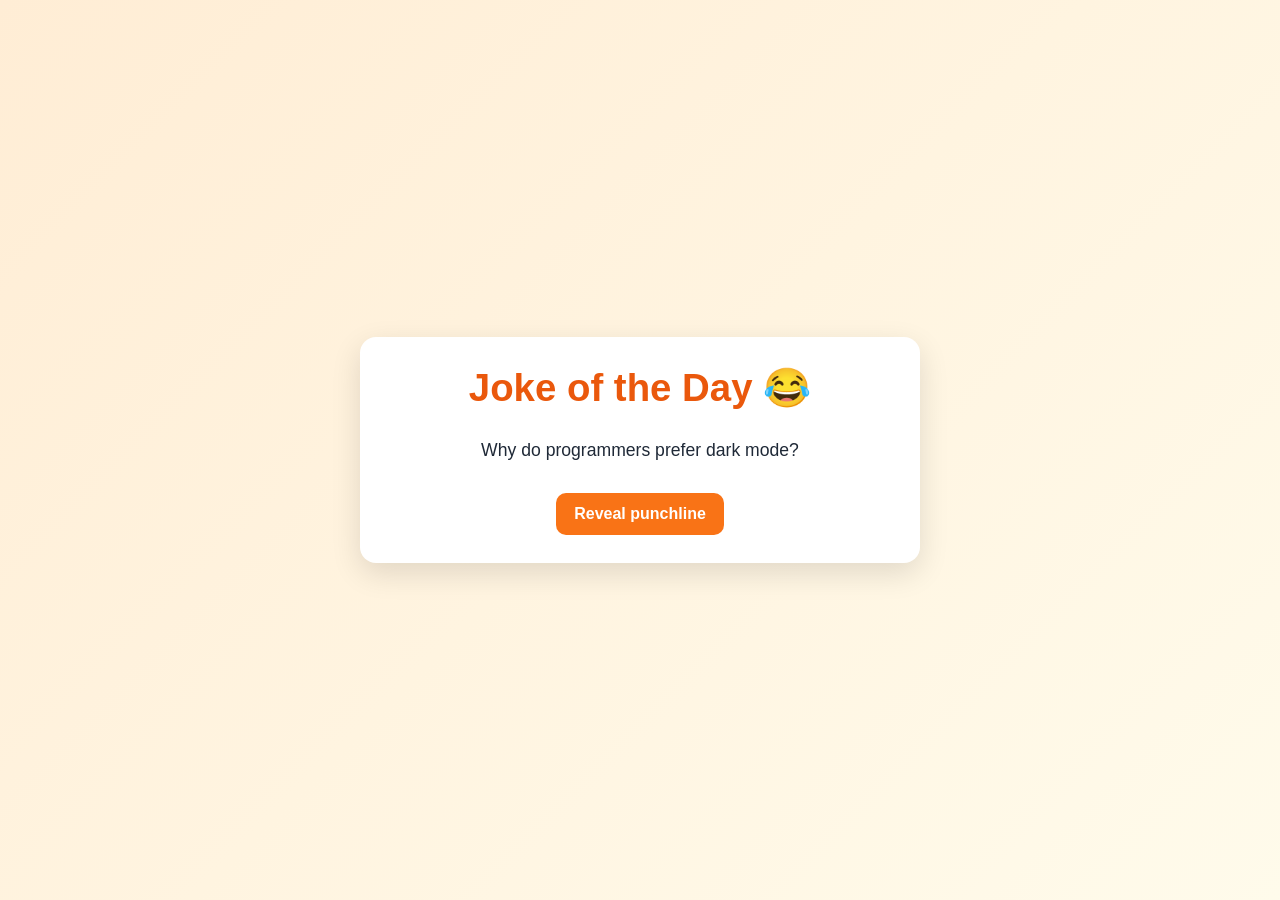
<file: index.html>
<!DOCTYPE html>
<html lang="en">
<head>
  <meta charset="UTF-8" />
  <meta name="viewport" content="width=device-width, initial-scale=1.0" />
  <title>Joke Time</title>
  <style>
    :root {
      color-scheme: light;
      --bg: #fff7ed;
      --card: #ffffff;
      --text: #1f2937;
      --accent: #f97316;
      --accent-dark: #ea580c;
    }

    * {
      box-sizing: border-box;
    }

    body {
      margin: 0;
      min-height: 100vh;
      display: grid;
      place-items: center;
      font-family: "Trebuchet MS", "Segoe UI", sans-serif;
      background: linear-gradient(135deg, #ffedd5, #fffbeb);
      color: var(--text);
      padding: 24px;
    }

    main {
      width: min(560px, 100%);
      background: var(--card);
      border-radius: 16px;
      padding: 28px;
      box-shadow: 0 10px 30px rgba(0, 0, 0, 0.12);
      text-align: center;
    }

    h1 {
      margin-top: 0;
      font-size: clamp(1.8rem, 4vw, 2.4rem);
      color: var(--accent-dark);
    }

    p {
      font-size: 1.1rem;
      line-height: 1.5;
    }

    #punchline {
      margin-top: 18px;
      font-weight: 700;
    }

    button {
      margin-top: 12px;
      border: 0;
      border-radius: 10px;
      padding: 12px 18px;
      font-size: 1rem;
      font-weight: 700;
      color: white;
      background: var(--accent);
      cursor: pointer;
      transition: transform 0.15s ease, background-color 0.15s ease;
    }

    button:hover {
      background: var(--accent-dark);
      transform: translateY(-1px);
    }
  </style>
</head>
<body>
  <main>
    <h1>Joke of the Day 😂</h1>
    <p id="setup">Why do programmers prefer dark mode?</p>
    <button id="revealBtn" type="button">Reveal punchline</button>
    <p id="punchline" hidden>Because light attracts bugs! 🐛</p>
  </main>

  <script>
    const revealBtn = document.getElementById("revealBtn");
    const punchline = document.getElementById("punchline");

    revealBtn.addEventListener("click", () => {
      const isHidden = punchline.hidden;
      punchline.hidden = !isHidden;
      revealBtn.textContent = isHidden ? "Hide punchline" : "Reveal punchline";
    });
  </script>
</body>
</html>
</file>
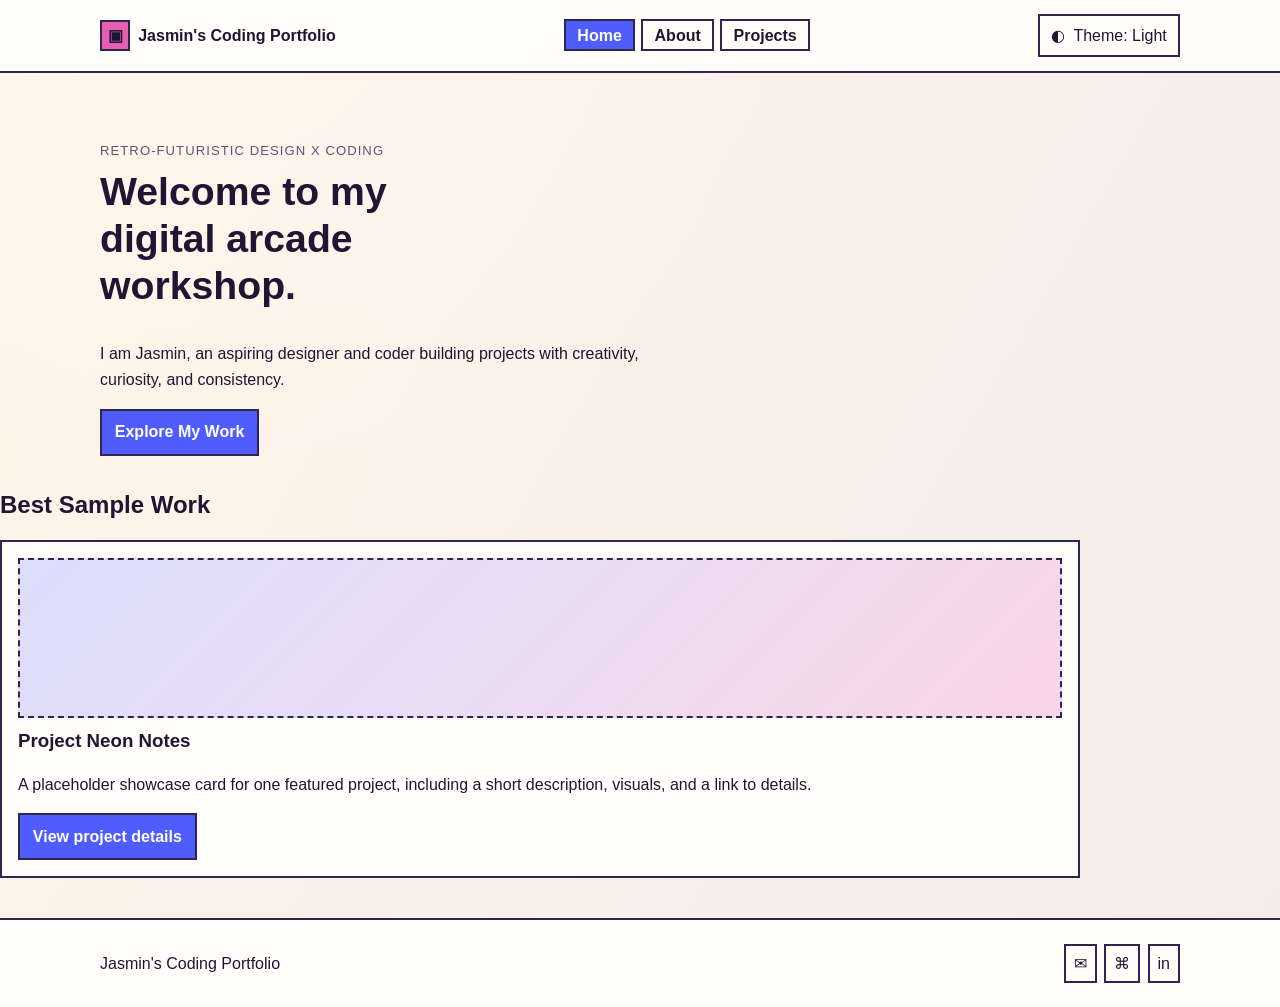
<file: level2/index.html>
<!DOCTYPE html>
<html lang="en">
  <head>
    <meta charset="UTF-8" />
    <meta name="viewport" content="width=device-width, initial-scale=1.0" />
    <title>Jasmin's Coding Portfolio | Home</title>
    <link rel="stylesheet" href="style.css" />
  </head>
  <body>
    <header class="site-header">
      <div class="container header-wrap">
        <a class="brand" href="index.html" aria-label="Jasmin's Coding Portfolio home">
          <span class="brand-logo" aria-hidden="true">▣</span>
          <span>Jasmin's Coding Portfolio</span>
        </a>
        <nav aria-label="Main navigation">
          <ul class="nav-list">
            <li><a class="nav-link active" aria-current="page" href="index.html">Home</a></li>
            <li><a class="nav-link" href="about.html">About</a></li>
            <li><a class="nav-link" href="projects.html">Projects</a></li>
          </ul>
        </nav>
        <button id="theme-toggle" class="theme-toggle" type="button" aria-live="polite">
          <span class="toggle-icon" aria-hidden="true">◐</span>
          <span id="theme-label">Theme: Light</span>
        </button>
      </div>
    </header>

    <main>
      <section class="hero container">
        <p class="eyebrow">Retro-futuristic design x coding</p>
        <h1>Welcome to my digital arcade workshop.</h1>
        <p>
          I am Jasmin, an aspiring designer and coder building projects with creativity,
          curiosity, and consistency.
        </p>
        <a class="button" href="projects.html">Explore My Work</a>
      </section>

      <section class="container section">
        <h2>Best Sample Work</h2>
        <div class="grid cards-grid">
          <article class="card">
            <div class="media-placeholder" role="img" aria-label="Project screenshot placeholder"></div>
            <h3>Project Neon Notes</h3>
            <p>
              A placeholder showcase card for one featured project, including a short
              description, visuals, and a link to details.
            </p>
            <a class="card-link" href="projects.html">View project details</a>
          </article>
        </div>
      </section>
    </main>

    <footer class="site-footer">
      <div class="container footer-wrap">
        <p>Jasmin's Coding Portfolio</p>
        <div class="social-links" aria-label="Social links">
          <a href="mailto:hello@example.com" aria-label="Email">✉</a>
          <a href="https://github.com" target="_blank" rel="noreferrer" aria-label="GitHub">⌘</a>
          <a href="https://www.linkedin.com" target="_blank" rel="noreferrer" aria-label="LinkedIn">in</a>
        </div>
      </div>
    </footer>

    <script src="script.js"></script>
  </body>
</html>
</file>
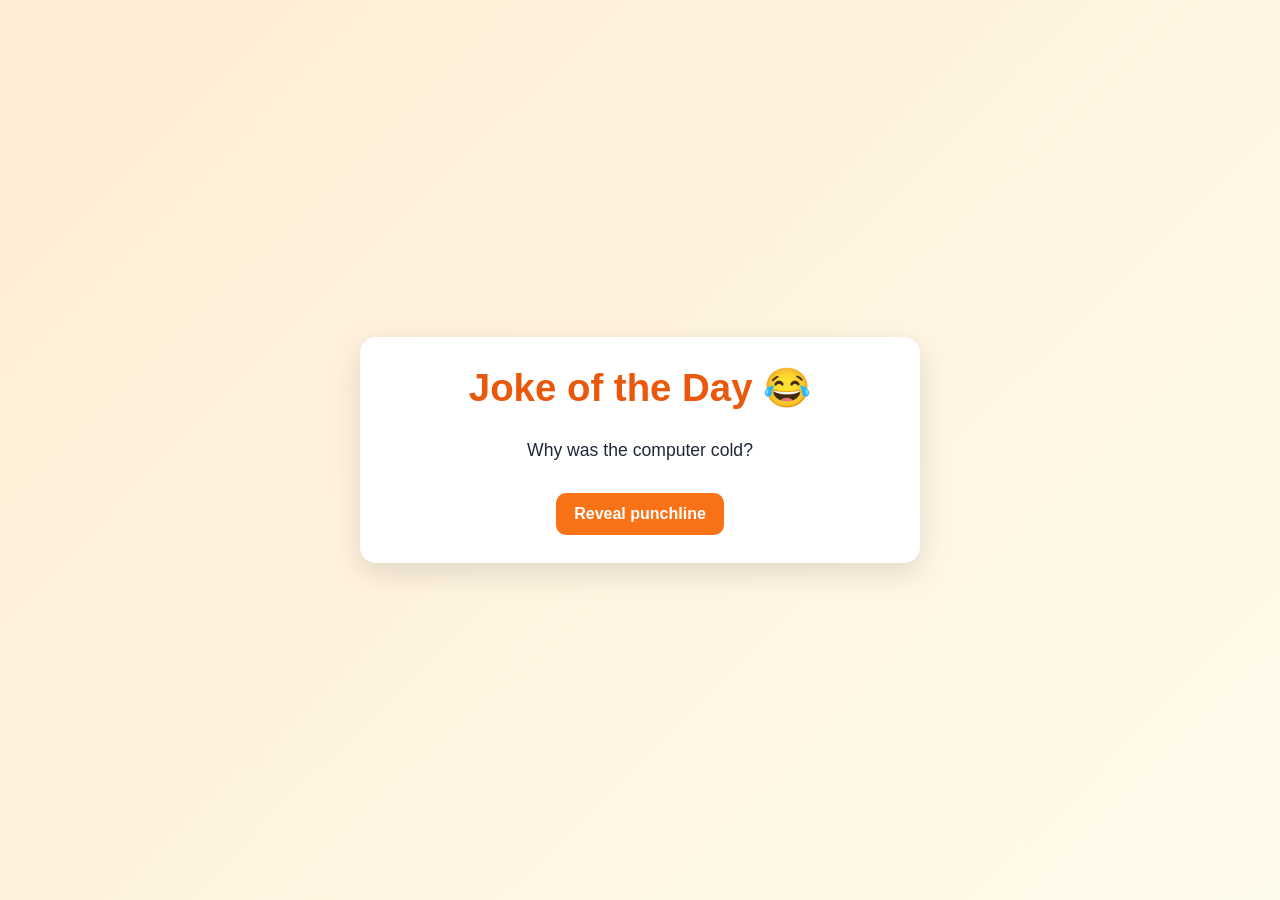
<file: week1.html>
<!DOCTYPE html>
<html lang="en">
<head>
  <meta charset="UTF-8" />
  <meta name="viewport" content="width=device-width, initial-scale=1.0" />
  <title>Joke Time</title>
  <style>
    :root {
      color-scheme: light;
      --bg: #fff7ed;
      --card: #ffffff;
      --text: #1f2937;
      --accent: #f97316;
      --accent-dark: #ea580c;
    }

    * {
      box-sizing: border-box;
    }

    body {
      margin: 0;
      min-height: 100vh;
      display: grid;
      place-items: center;
      font-family: "Trebuchet MS", "Segoe UI", sans-serif;
      background: linear-gradient(135deg, #ffedd5, #fffbeb);
      color: var(--text);
      padding: 24px;
    }

    main {
      width: min(560px, 100%);
      background: var(--card);
      border-radius: 16px;
      padding: 28px;
      box-shadow: 0 10px 30px rgba(0, 0, 0, 0.12);
      text-align: center;
    }

    h1 {
      margin-top: 0;
      font-size: clamp(1.8rem, 4vw, 2.4rem);
      color: var(--accent-dark);
    }

    p {
      font-size: 1.1rem;
      line-height: 1.5;
    }

    #punchline {
      margin-top: 18px;
      font-weight: 700;
    }

    button {
      margin-top: 12px;
      border: 0;
      border-radius: 10px;
      padding: 12px 18px;
      font-size: 1rem;
      font-weight: 700;
      color: white;
      background: var(--accent);
      cursor: pointer;
      transition: transform 0.15s ease, background-color 0.15s ease;
    }

    button:hover {
      background: var(--accent-dark);
      transform: translateY(-1px);
    }
  </style>
</head>
<body>
  <main>
    <h1>Joke of the Day 😂</h1>
    <p id="setup">Loading joke...</p>
    <button id="revealBtn" type="button">Reveal punchline</button>
    <p id="punchline" hidden>Loading punchline...</p>
  </main>

  <script>
    const jokes = [
      {
        setup: "Why do programmers prefer dark mode?",
        punchline: "Because light attracts bugs! 🐛"
      },
      {
        setup: "Why did the JavaScript developer wear glasses?",
        punchline: "Because they couldn't C# 👓"
      },
      {
        setup: "How many programmers does it take to change a light bulb?",
        punchline: "None. That's a hardware problem. 💡"
      },
      {
        setup: "Why was the computer cold?",
        punchline: "It forgot to close its Windows. 🪟"
      }
    ];

    const revealBtn = document.getElementById("revealBtn");
    const setup = document.getElementById("setup");
    const punchline = document.getElementById("punchline");
    let currentJokeIndex = -1;

    function getNextJokeIndex() {
      if (jokes.length <= 1) return 0;

      let nextIndex = currentJokeIndex;
      while (nextIndex === currentJokeIndex) {
        nextIndex = Math.floor(Math.random() * jokes.length);
      }
      return nextIndex;
    }

    function loadNextJoke() {
      currentJokeIndex = getNextJokeIndex();
      setup.textContent = jokes[currentJokeIndex].setup;
      punchline.textContent = jokes[currentJokeIndex].punchline;
      punchline.hidden = true;
      revealBtn.textContent = "Reveal punchline";
    }

    loadNextJoke();

    revealBtn.addEventListener("click", () => {
      if (punchline.hidden) {
        punchline.hidden = false;
        revealBtn.textContent = "Next joke";
      } else {
        loadNextJoke();
      }
    });
  </script>
</body>
</html>
</file>
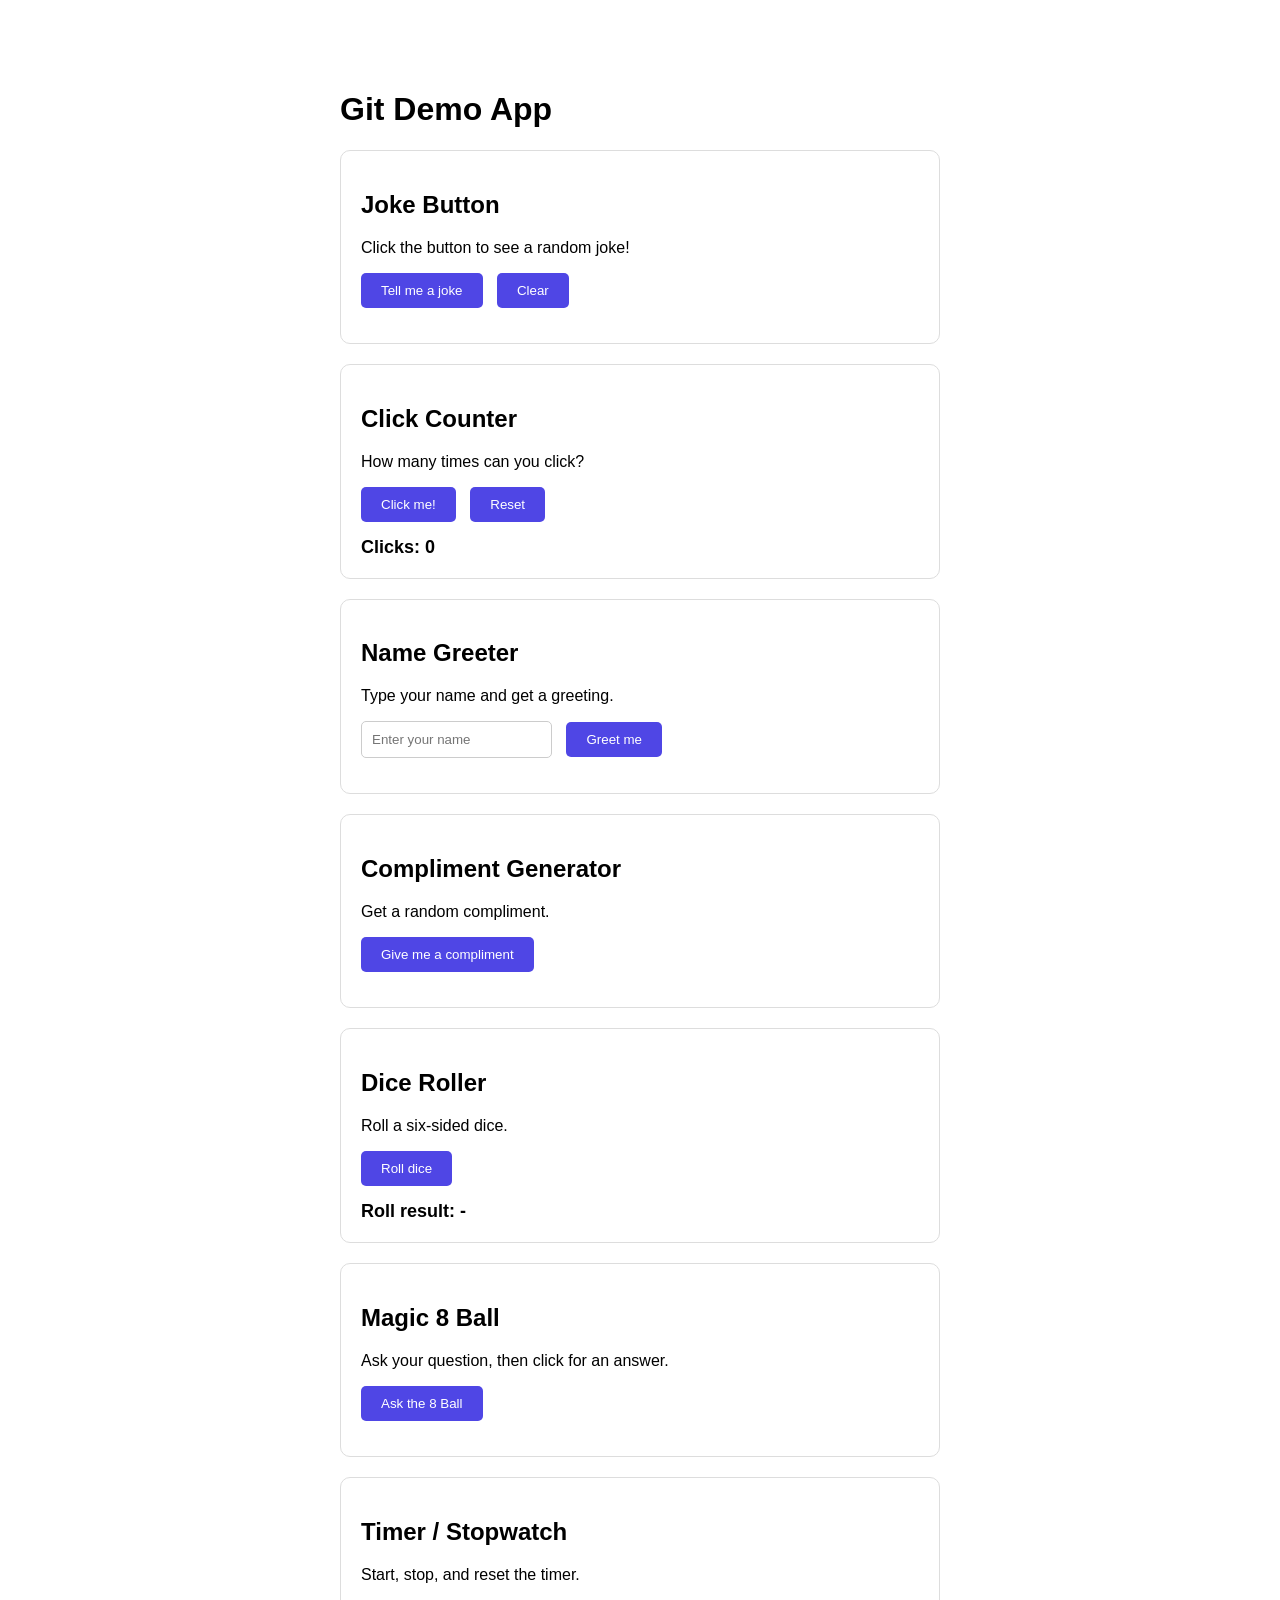
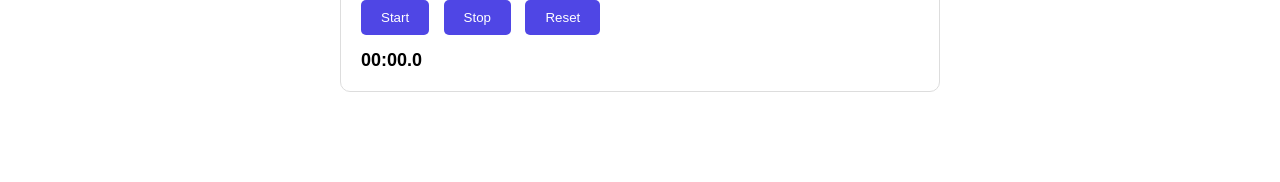
<file: week2.html>
<!doctype html>
<html lang="en">
  <head>
    <meta charset="utf-8" />
    <title>Git Demo App</title>
    <style>
      /* Basic page styling */
      body {
        font-family: Arial, sans-serif;
        max-width: 600px;
        margin: 50px auto;
        padding: 20px;
      }

      /* Card styling */
      .card {
        background: white;
        border: 1px solid #ddd;
        border-radius: 10px;
        padding: 20px;
        margin-bottom: 20px;
      }

      /* Button styling */
      button {
        background: #4f46e5;
        color: white;
        border: none;
        padding: 10px 20px;
        border-radius: 5px;
        cursor: pointer;
        margin-right: 10px;
      }

      button:hover {
        background: #4338ca;
      }

      input {
        padding: 10px;
        border: 1px solid #ccc;
        border-radius: 5px;
        margin-right: 10px;
      }

      /* Output text */
      .output {
        margin-top: 15px;
        font-weight: bold;
        font-size: 18px;
      }
    </style>
  </head>
  <body>
    <h1>Git Demo App</h1>

    <div class="card">
      <h2>Joke Button</h2>
      <p>Click the button to see a random joke!</p>
      <button id="jokeBtn">Tell me a joke</button>
      <button id="jokeClear">Clear</button>
      <div id="jokeOutput" class="output"></div>
    </div>

    <div class="card">
      <h2>Click Counter</h2>
      <p>How many times can you click?</p>
      <button id="countBtn">Click me!</button>
      <button id="countReset">Reset</button>
      <div id="countOutput" class="output">Clicks: 0</div>
    </div>

    <div class="card">
      <h2>Name Greeter</h2>
      <p>Type your name and get a greeting.</p>
      <input id="nameInput" type="text" placeholder="Enter your name" />
      <button id="greetBtn">Greet me</button>
      <div id="greetOutput" class="output"></div>
    </div>

    <div class="card">
      <h2>Compliment Generator</h2>
      <p>Get a random compliment.</p>
      <button id="complimentBtn">Give me a compliment</button>
      <div id="complimentOutput" class="output"></div>
    </div>

    <div class="card">
      <h2>Dice Roller</h2>
      <p>Roll a six-sided dice.</p>
      <button id="diceBtn">Roll dice</button>
      <div id="diceOutput" class="output">Roll result: -</div>
    </div>

    <div class="card">
      <h2>Magic 8 Ball</h2>
      <p>Ask your question, then click for an answer.</p>
      <button id="magicBtn">Ask the 8 Ball</button>
      <div id="magicOutput" class="output"></div>
    </div>

    <div class="card">
      <h2>Timer / Stopwatch</h2>
      <p>Start, stop, and reset the timer.</p>
      <button id="startTimer">Start</button>
      <button id="stopTimer">Stop</button>
      <button id="resetTimer">Reset</button>
      <div id="timerOutput" class="output">00:00.0</div>
    </div>

    <script>
      // List of jokes
      var jokes = [
        "Why did the student eat his homework? Because the teacher said it was a piece of cake!",
        "What do you call a boomerang that won't come back? A stick!",
        "Why don't scientists trust atoms? Because they make up everything!",
      ];

      // Get the button and output area
      var jokeBtn = document.getElementById("jokeBtn");
      var jokeOutput = document.getElementById("jokeOutput");
      var jokeClear = document.getElementById("jokeClear");

      // When joke button is clicked, show a random joke
      jokeBtn.onclick = function () {
        var randomNumber = Math.floor(Math.random() * jokes.length);
        jokeOutput.textContent = jokes[randomNumber];
      };

      // When clear button is clicked, clear the joke
      jokeClear.onclick = function () {
        jokeOutput.textContent = "";
      };

      // Click counter
      var clicks = 0;
      var countBtn = document.getElementById("countBtn");
      var countOutput = document.getElementById("countOutput");
      var countReset = document.getElementById("countReset");

      // When count button is clicked, add 1
      countBtn.onclick = function () {
        clicks = clicks + 1;
        countOutput.textContent = "Clicks: " + clicks;
      };

      // When reset is clicked, go back to 0
      countReset.onclick = function () {
        clicks = 0;
        countOutput.textContent = "Clicks: 0";
      };

      // Name greeter
      var nameInput = document.getElementById("nameInput");
      var greetBtn = document.getElementById("greetBtn");
      var greetOutput = document.getElementById("greetOutput");

      greetBtn.onclick = function () {
        var name = nameInput.value.trim();
        if (name === "") {
          greetOutput.textContent = "Please type your name first.";
          return;
        }
        greetOutput.textContent = "Hello, " + name + "! Great to see you.";
      };

      // Compliment generator
      var compliments = [
        "You are doing an amazing job learning code!",
        "Your creativity makes your projects stand out.",
        "You have great problem-solving skills.",
        "You are getting better every day.",
      ];
      var complimentBtn = document.getElementById("complimentBtn");
      var complimentOutput = document.getElementById("complimentOutput");

      complimentBtn.onclick = function () {
        var randomIndex = Math.floor(Math.random() * compliments.length);
        complimentOutput.textContent = compliments[randomIndex];
      };

      // Dice roller
      var diceBtn = document.getElementById("diceBtn");
      var diceOutput = document.getElementById("diceOutput");

      diceBtn.onclick = function () {
        var roll = Math.floor(Math.random() * 6) + 1;
        diceOutput.textContent = "Roll result: " + roll;
      };

      // Magic 8 ball
      var magicAnswers = [
        "Yes",
        "No",
        "Maybe",
        "Ask again later",
        "Definitely",
        "I don't think so",
      ];
      var magicBtn = document.getElementById("magicBtn");
      var magicOutput = document.getElementById("magicOutput");

      magicBtn.onclick = function () {
        var randomAnswer = Math.floor(Math.random() * magicAnswers.length);
        magicOutput.textContent = "Magic 8 Ball says: " + magicAnswers[randomAnswer];
      };

      // Timer / stopwatch
      var startTimer = document.getElementById("startTimer");
      var stopTimer = document.getElementById("stopTimer");
      var resetTimer = document.getElementById("resetTimer");
      var timerOutput = document.getElementById("timerOutput");
      var elapsedMs = 0;
      var timerInterval = null;
      var lastStart = 0;

      function formatTime(ms) {
        var totalTenths = Math.floor(ms / 100);
        var minutes = Math.floor(totalTenths / 600);
        var seconds = Math.floor((totalTenths % 600) / 10);
        var tenths = totalTenths % 10;
        var minuteText = String(minutes).padStart(2, "0");
        var secondText = String(seconds).padStart(2, "0");
        return minuteText + ":" + secondText + "." + tenths;
      }

      function updateTimerDisplay() {
        timerOutput.textContent = formatTime(elapsedMs);
      }

      startTimer.onclick = function () {
        if (timerInterval !== null) {
          return;
        }
        lastStart = Date.now();
        timerInterval = setInterval(function () {
          var now = Date.now();
          elapsedMs = elapsedMs + (now - lastStart);
          lastStart = now;
          updateTimerDisplay();
        }, 100);
      };

      stopTimer.onclick = function () {
        if (timerInterval === null) {
          return;
        }
        clearInterval(timerInterval);
        timerInterval = null;
      };

      resetTimer.onclick = function () {
        if (timerInterval !== null) {
          clearInterval(timerInterval);
          timerInterval = null;
        }
        elapsedMs = 0;
        updateTimerDisplay();
      };
    </script>
  </body>
</html>
</file>
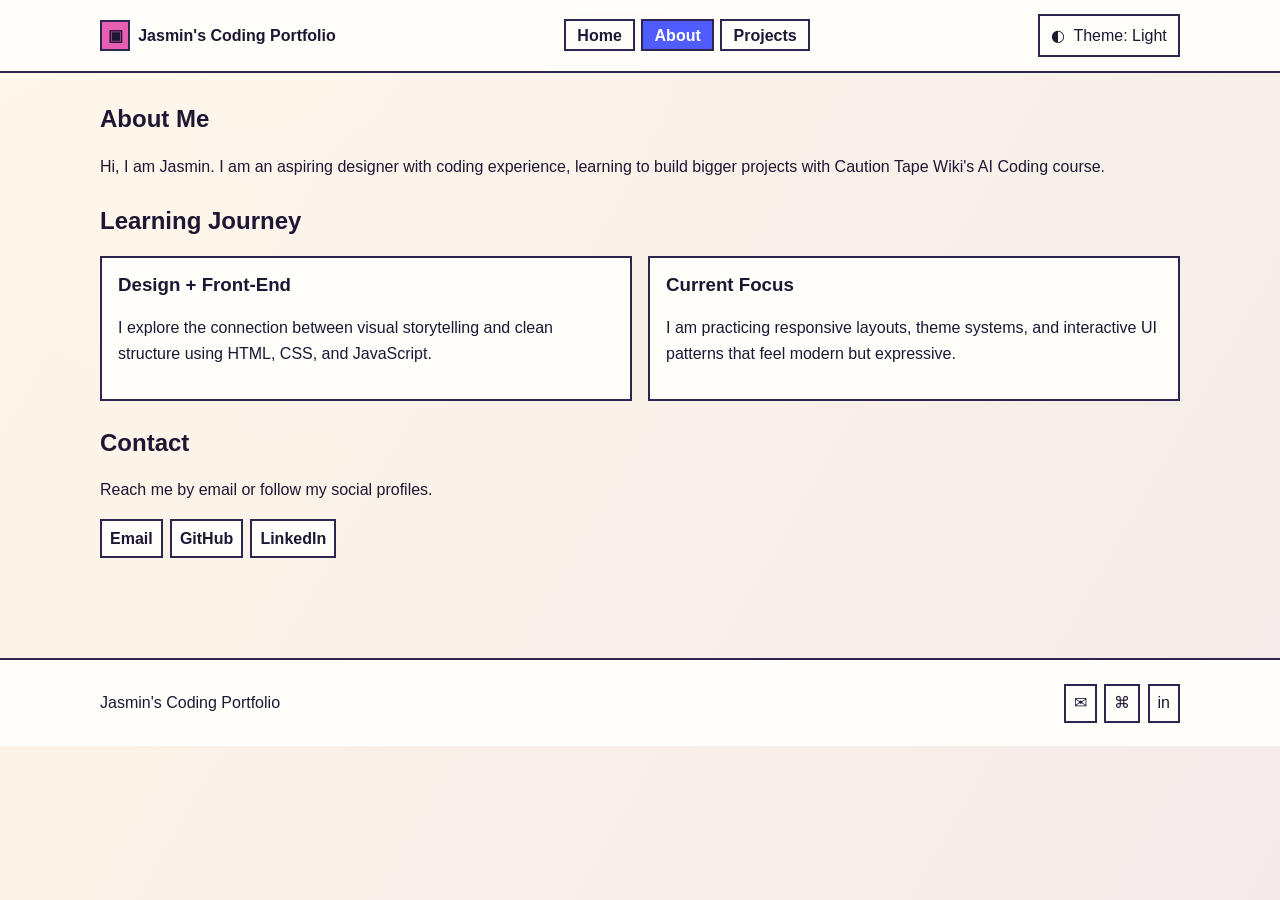
<file: level2/about.html>
<!DOCTYPE html>
<html lang="en">
  <head>
    <meta charset="UTF-8" />
    <meta name="viewport" content="width=device-width, initial-scale=1.0" />
    <title>Jasmin's Coding Portfolio | About</title>
    <link rel="stylesheet" href="style.css" />
  </head>
  <body>
    <header class="site-header">
      <div class="container header-wrap">
        <a class="brand" href="index.html" aria-label="Jasmin's Coding Portfolio home">
          <span class="brand-logo" aria-hidden="true">▣</span>
          <span>Jasmin's Coding Portfolio</span>
        </a>
        <nav aria-label="Main navigation">
          <ul class="nav-list">
            <li><a class="nav-link" href="index.html">Home</a></li>
            <li><a class="nav-link active" aria-current="page" href="about.html">About</a></li>
            <li><a class="nav-link" href="projects.html">Projects</a></li>
          </ul>
        </nav>
        <button id="theme-toggle" class="theme-toggle" type="button" aria-live="polite">
          <span class="toggle-icon" aria-hidden="true">◐</span>
          <span id="theme-label">Theme: Light</span>
        </button>
      </div>
    </header>

    <main class="container section-stack">
      <section class="section">
        <h1>About Me</h1>
        <p>
          Hi, I am Jasmin. I am an aspiring designer with coding experience, learning to
          build bigger projects with Caution Tape Wiki's AI Coding course.
        </p>
      </section>

      <section class="section">
        <h2>Learning Journey</h2>
        <div class="grid info-grid">
          <article class="card">
            <h3>Design + Front-End</h3>
            <p>
              I explore the connection between visual storytelling and clean structure using
              HTML, CSS, and JavaScript.
            </p>
          </article>
          <article class="card">
            <h3>Current Focus</h3>
            <p>
              I am practicing responsive layouts, theme systems, and interactive UI patterns
              that feel modern but expressive.
            </p>
          </article>
        </div>
      </section>

      <section class="section">
        <h2>Contact</h2>
        <p>Reach me by email or follow my social profiles.</p>
        <div class="social-links social-links-large" aria-label="Contact links">
          <a href="mailto:hello@example.com" aria-label="Email">Email</a>
          <a href="https://github.com" target="_blank" rel="noreferrer" aria-label="GitHub">GitHub</a>
          <a href="https://www.linkedin.com" target="_blank" rel="noreferrer" aria-label="LinkedIn">LinkedIn</a>
        </div>
      </section>
    </main>

    <footer class="site-footer">
      <div class="container footer-wrap">
        <p>Jasmin's Coding Portfolio</p>
        <div class="social-links" aria-label="Social links">
          <a href="mailto:hello@example.com" aria-label="Email">✉</a>
          <a href="https://github.com" target="_blank" rel="noreferrer" aria-label="GitHub">⌘</a>
          <a href="https://www.linkedin.com" target="_blank" rel="noreferrer" aria-label="LinkedIn">in</a>
        </div>
      </div>
    </footer>

    <script src="script.js"></script>
  </body>
</html>
</file>
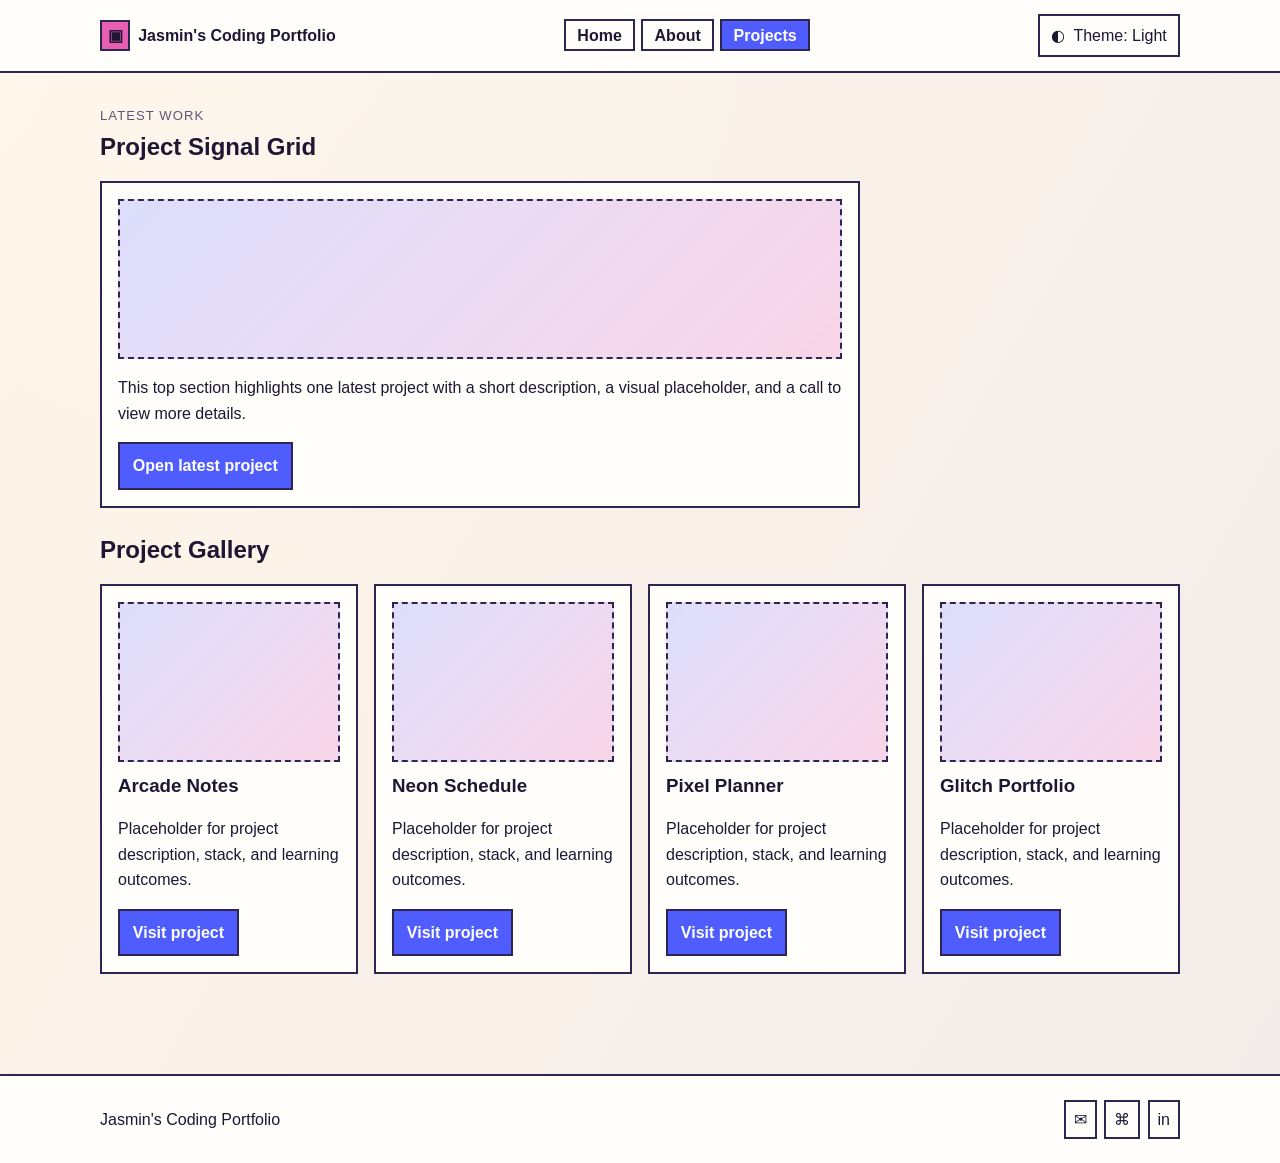
<file: level2/projects.html>
<!DOCTYPE html>
<html lang="en">
  <head>
    <meta charset="UTF-8" />
    <meta name="viewport" content="width=device-width, initial-scale=1.0" />
    <title>Jasmin's Coding Portfolio | Projects</title>
    <link rel="stylesheet" href="style.css" />
  </head>
  <body>
    <header class="site-header">
      <div class="container header-wrap">
        <a class="brand" href="index.html" aria-label="Jasmin's Coding Portfolio home">
          <span class="brand-logo" aria-hidden="true">▣</span>
          <span>Jasmin's Coding Portfolio</span>
        </a>
        <nav aria-label="Main navigation">
          <ul class="nav-list">
            <li><a class="nav-link" href="index.html">Home</a></li>
            <li><a class="nav-link" href="about.html">About</a></li>
            <li><a class="nav-link active" aria-current="page" href="projects.html">Projects</a></li>
          </ul>
        </nav>
        <button id="theme-toggle" class="theme-toggle" type="button" aria-live="polite">
          <span class="toggle-icon" aria-hidden="true">◐</span>
          <span id="theme-label">Theme: Light</span>
        </button>
      </div>
    </header>

    <main class="container section-stack">
      <section class="section">
        <p class="eyebrow">Latest Work</p>
        <h1>Project Signal Grid</h1>
        <div class="card featured-card">
          <div class="media-placeholder" role="img" aria-label="Latest project placeholder"></div>
          <p>
            This top section highlights one latest project with a short description, a visual
            placeholder, and a call to view more details.
          </p>
          <a class="button" href="#">Open latest project</a>
        </div>
      </section>

      <section class="section">
        <h2>Project Gallery</h2>
        <div class="grid projects-grid">
          <article class="card">
            <div class="media-placeholder" role="img" aria-label="Project card placeholder one"></div>
            <h3>Arcade Notes</h3>
            <p>Placeholder for project description, stack, and learning outcomes.</p>
            <a class="card-link" href="#">Visit project</a>
          </article>
          <article class="card">
            <div class="media-placeholder" role="img" aria-label="Project card placeholder two"></div>
            <h3>Neon Schedule</h3>
            <p>Placeholder for project description, stack, and learning outcomes.</p>
            <a class="card-link" href="#">Visit project</a>
          </article>
          <article class="card">
            <div class="media-placeholder" role="img" aria-label="Project card placeholder three"></div>
            <h3>Pixel Planner</h3>
            <p>Placeholder for project description, stack, and learning outcomes.</p>
            <a class="card-link" href="#">Visit project</a>
          </article>
          <article class="card">
            <div class="media-placeholder" role="img" aria-label="Project card placeholder four"></div>
            <h3>Glitch Portfolio</h3>
            <p>Placeholder for project description, stack, and learning outcomes.</p>
            <a class="card-link" href="#">Visit project</a>
          </article>
        </div>
      </section>
    </main>

    <footer class="site-footer">
      <div class="container footer-wrap">
        <p>Jasmin's Coding Portfolio</p>
        <div class="social-links" aria-label="Social links">
          <a href="mailto:hello@example.com" aria-label="Email">✉</a>
          <a href="https://github.com" target="_blank" rel="noreferrer" aria-label="GitHub">⌘</a>
          <a href="https://www.linkedin.com" target="_blank" rel="noreferrer" aria-label="LinkedIn">in</a>
        </div>
      </div>
    </footer>

    <script src="script.js"></script>
  </body>
</html>
</file>
<file: level2/style.css>
:root {
  --bg: #fff6e8;
  --panel: #fffefb;
  --text: #1f1633;
  --muted: #5f5475;
  --accent: #4f5dff;
  --accent-2: #e65fb2;
  --border: #2e2550;
  --shadow: 4px 4px 0 #2e2550;
}

[data-theme="dark"] {
  --bg: #151228;
  --panel: #221e3a;
  --text: #f2f0ff;
  --muted: #b7b2d6;
  --accent: #7d9dff;
  --accent-2: #f48adf;
  --border: #f2f0ff;
  --shadow: 4px 4px 0 #10101a;
}

[data-theme="high-contrast"] {
  --bg: #000000;
  --panel: #101010;
  --text: #ffffff;
  --muted: #f5f5f5;
  --accent: #00ffff;
  --accent-2: #fff200;
  --border: #ffffff;
  --shadow: 4px 4px 0 #00ffff;
}

*,
*::before,
*::after {
  box-sizing: border-box;
}

html,
body {
  margin: 0;
  min-height: 100%;
}

body {
  font-family: "Trebuchet MS", "Segoe UI", sans-serif;
  background: radial-gradient(circle at 20% 0%, rgba(255, 255, 255, 0.18), transparent 40%),
    linear-gradient(120deg, var(--bg), color-mix(in srgb, var(--bg), var(--accent) 7%));
  color: var(--text);
  line-height: 1.6;
  transition: background-color 280ms ease, color 280ms ease;
}

a,
button,
.card,
.site-header,
.site-footer {
  transition: color 280ms ease, background-color 280ms ease, border-color 280ms ease,
    transform 200ms ease, box-shadow 200ms ease;
}

.container {
  width: min(1080px, 92%);
  margin: 0 auto;
}

.site-header {
  position: sticky;
  top: 0;
  z-index: 10;
  background: color-mix(in srgb, var(--panel), transparent 8%);
  border-bottom: 2px solid var(--border);
  backdrop-filter: blur(6px);
}

.header-wrap {
  display: flex;
  flex-direction: column;
  gap: 0.8rem;
  padding: 0.9rem 0;
}

.brand {
  display: inline-flex;
  align-items: center;
  gap: 0.5rem;
  text-decoration: none;
  color: var(--text);
  font-weight: 700;
}

.brand-logo {
  border: 2px solid var(--border);
  background: var(--accent-2);
  padding: 0.05rem 0.35rem;
}

.nav-list {
  display: flex;
  gap: 0.4rem;
  list-style: none;
  margin: 0;
  padding: 0;
  flex-wrap: wrap;
}

.nav-link {
  text-decoration: none;
  color: var(--text);
  border: 2px solid var(--border);
  padding: 0.35rem 0.7rem;
  background: var(--panel);
  font-weight: 600;
}

.nav-link:hover,
.nav-link:focus-visible {
  transform: translate(-2px, -2px);
  box-shadow: var(--shadow);
}

.nav-link.active {
  background: var(--accent);
  color: #ffffff;
}

.theme-toggle {
  border: 2px solid var(--border);
  background: var(--panel);
  color: var(--text);
  font: inherit;
  padding: 0.4rem 0.7rem;
  display: inline-flex;
  align-items: center;
  gap: 0.5rem;
  width: fit-content;
  cursor: pointer;
}

.toggle-icon {
  display: inline-block;
}

.toggle-icon.spin {
  animation: spin-toggle 320ms ease;
}

@keyframes spin-toggle {
  from {
    transform: rotate(0deg) scale(0.9);
  }
  to {
    transform: rotate(360deg) scale(1);
  }
}

.theme-toggle:hover,
.theme-toggle:focus-visible {
  transform: translate(-2px, -2px);
  box-shadow: var(--shadow);
}

.hero {
  padding: 3.5rem 0 2.2rem;
}

.eyebrow {
  text-transform: uppercase;
  letter-spacing: 0.08em;
  font-size: 0.82rem;
  color: var(--muted);
  margin: 0 0 0.4rem;
}

h1,
h2,
h3 {
  line-height: 1.2;
  margin-top: 0;
}

.button,
.card-link,
.social-links-large a {
  display: inline-block;
  border: 2px solid var(--border);
  background: var(--accent);
  color: #ffffff;
  text-decoration: none;
  font-weight: 700;
  padding: 0.55rem 0.8rem;
}

.button:hover,
.button:focus-visible,
.card-link:hover,
.card-link:focus-visible,
.social-links-large a:hover,
.social-links-large a:focus-visible {
  transform: translate(-2px, -2px);
  box-shadow: var(--shadow);
}

.section-stack {
  padding: 2rem 0;
}

.section {
  margin: 0 0 1.75rem;
}

.grid {
  display: grid;
  gap: 1rem;
}

.cards-grid {
  grid-template-columns: repeat(auto-fit, minmax(240px, 1fr));
}

.projects-grid {
  grid-template-columns: repeat(auto-fit, minmax(210px, 1fr));
}

.info-grid {
  grid-template-columns: repeat(auto-fit, minmax(250px, 1fr));
}

.card {
  background: var(--panel);
  border: 2px solid var(--border);
  padding: 1rem;
}

.card:hover {
  transform: translate(-3px, -3px);
  box-shadow: var(--shadow);
}

.featured-card {
  max-width: 760px;
}

.media-placeholder {
  border: 2px dashed var(--border);
  height: 160px;
  margin-bottom: 0.8rem;
  background: linear-gradient(
    135deg,
    color-mix(in srgb, var(--accent), transparent 80%),
    color-mix(in srgb, var(--accent-2), transparent 74%)
  );
}

.site-footer {
  margin-top: 2.5rem;
  border-top: 2px solid var(--border);
  background: var(--panel);
}

.footer-wrap {
  padding: 0.9rem 0;
  display: flex;
  align-items: center;
  justify-content: space-between;
  gap: 0.8rem;
}

.social-links {
  display: flex;
  gap: 0.45rem;
}

.social-links a {
  border: 2px solid var(--border);
  text-decoration: none;
  color: var(--text);
  padding: 0.3rem 0.5rem;
  background: var(--panel);
}

.social-links a:hover,
.social-links a:focus-visible {
  transform: translate(-2px, -2px);
  box-shadow: var(--shadow);
}

.social-links-large {
  margin-top: 0.6rem;
  flex-wrap: wrap;
}

:focus-visible {
  outline: 3px solid var(--accent-2);
  outline-offset: 2px;
}

@media (min-width: 480px) {
  .header-wrap {
    flex-direction: row;
    align-items: center;
    justify-content: space-between;
    flex-wrap: wrap;
  }

  .hero {
    padding-top: 4.2rem;
  }

  .projects-grid {
    grid-template-columns: repeat(auto-fit, minmax(230px, 1fr));
  }
}

@media (min-width: 1024px) {
  .hero h1 {
    font-size: 2.45rem;
    max-width: 16ch;
  }

  .hero p {
    max-width: 62ch;
  }

  .projects-grid {
    grid-template-columns: repeat(4, minmax(0, 1fr));
  }
}
</file>
